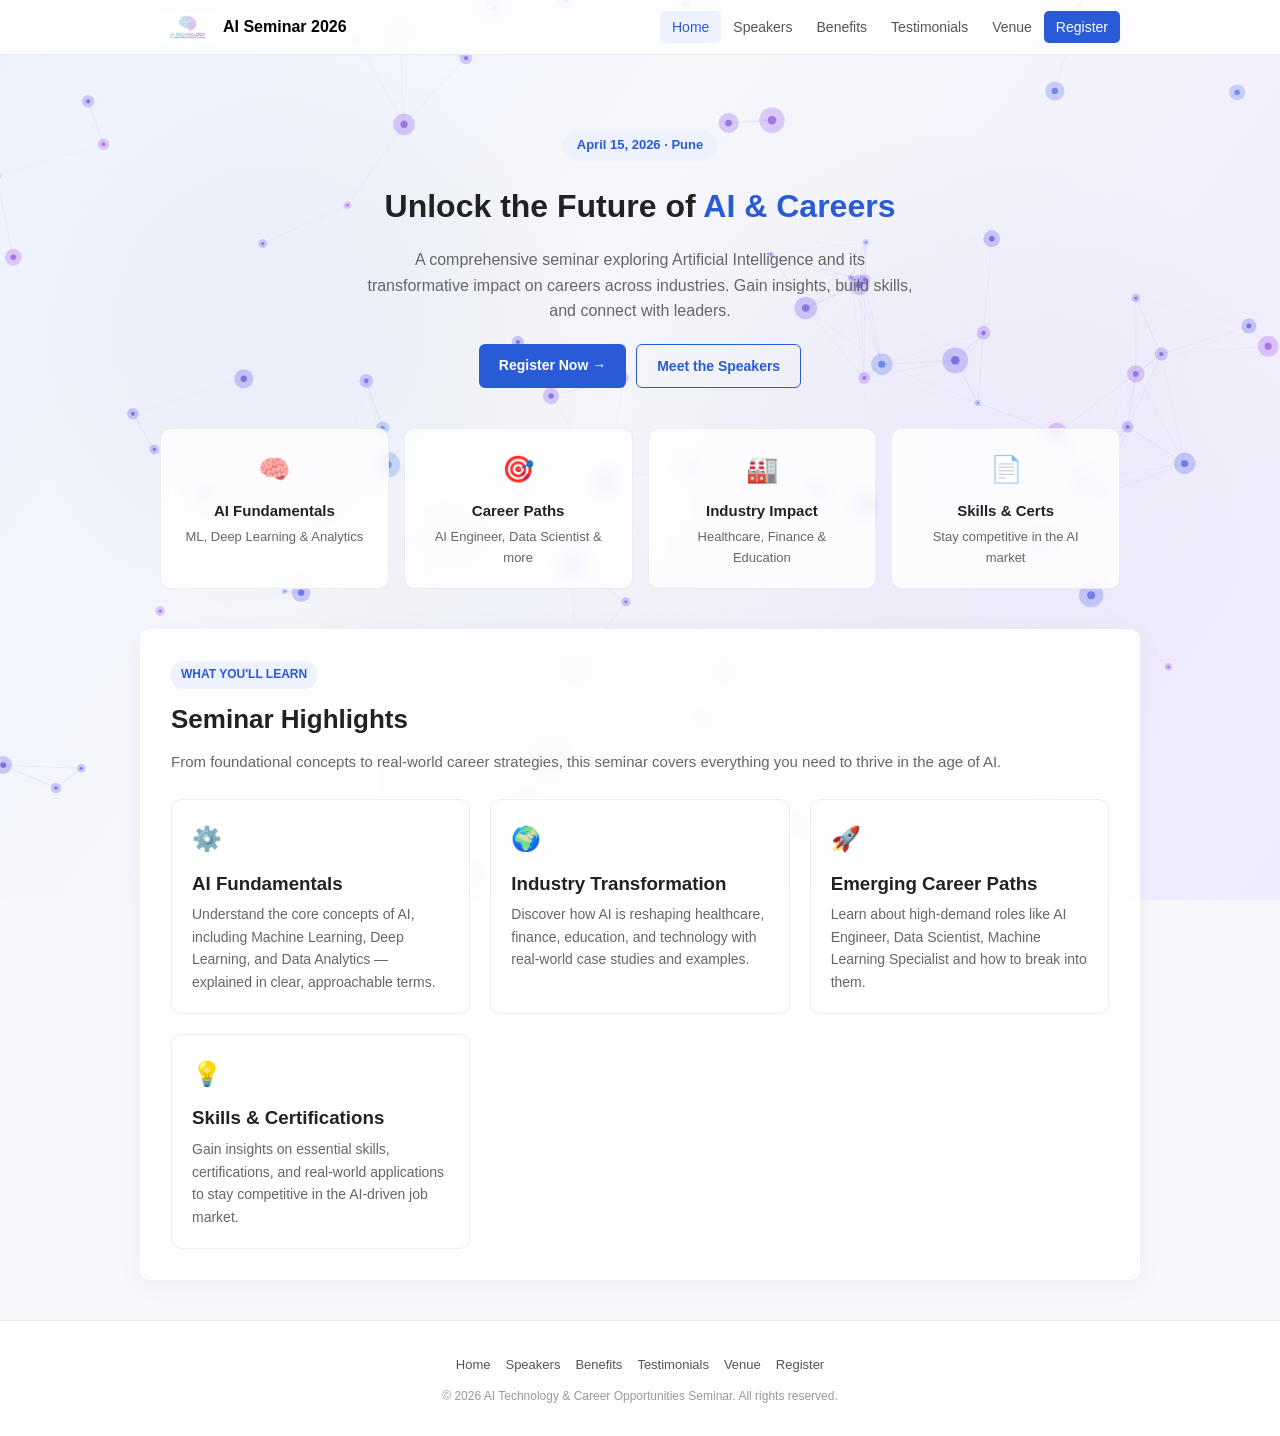
<file: index.html>
<!DOCTYPE html>
<html lang="en">
<head>
  <meta charset="UTF-8">
  <meta name="viewport" content="width=device-width, initial-scale=1.0">
  <title>AI Technology &amp; Career Opportunities Seminar</title>
  <link rel="stylesheet" href="style.css">
  <link rel="icon" href="logo.png">
</head>
<body>

  <nav class="navbar">
    <div class="nav-inner">
      <a href="index.html" class="nav-brand">
        <img src="logo.png" alt="Logo">
        <span>AI Seminar 2026</span>
      </a>
      <ul class="nav-links">
        <li><a href="index.html">Home</a></li>
        <li><a href="speaker.html">Speakers</a></li>
        <li><a href="benefits.html">Benefits</a></li>
        <li><a href="testimonials.html">Testimonials</a></li>
        <li><a href="location.html">Venue</a></li>
        <li><a href="registration.html" class="cta-link">Register</a></li>
      </ul>
      <button class="hamburger" aria-label="Menu">
        <span></span><span></span><span></span>
      </button>
    </div>
  </nav>

  <div class="page">

    <!-- Hero -->
    <section class="hero">
      <div class="hero-badge">April 15, 2026 &middot; Pune</div>
      <h1>Unlock the Future of <span>AI &amp; Careers</span></h1>
      <p>A comprehensive seminar exploring Artificial Intelligence and its transformative impact on careers across industries. Gain insights, build skills, and connect with leaders.</p>
      <div class="hero-actions">
        <a href="registration.html" class="btn btn-primary">Register Now &rarr;</a>
        <a href="speaker.html" class="btn btn-outline">Meet the Speakers</a>
      </div>
    </section>

    <!-- Highlights -->
    <div class="highlights">
      <div class="highlight-item">
        <div class="highlight-icon">&#x1F9E0;</div>
        <h3>AI Fundamentals</h3>
        <p>ML, Deep Learning &amp; Analytics</p>
      </div>
      <div class="highlight-item">
        <div class="highlight-icon">&#x1F3AF;</div>
        <h3>Career Paths</h3>
        <p>AI Engineer, Data Scientist &amp; more</p>
      </div>
      <div class="highlight-item">
        <div class="highlight-icon">&#x1F3ED;</div>
        <h3>Industry Impact</h3>
        <p>Healthcare, Finance &amp; Education</p>
      </div>
      <div class="highlight-item">
        <div class="highlight-icon">&#x1F4C4;</div>
        <h3>Skills &amp; Certs</h3>
        <p>Stay competitive in the AI market</p>
      </div>
    </div>

    <!-- What You'll Learn -->
    <section class="section">
      <span class="section-label">What You'll Learn</span>
      <h2 class="section-title">Seminar Highlights</h2>
      <p class="section-subtitle">From foundational concepts to real-world career strategies, this seminar covers everything you need to thrive in the age of AI.</p>

      <div class="cards-grid">
        <div class="card">
          <div class="card-icon">&#x2699;&#xFE0F;</div>
          <h3>AI Fundamentals</h3>
          <p>Understand the core concepts of AI, including Machine Learning, Deep Learning, and Data Analytics &mdash; explained in clear, approachable terms.</p>
        </div>
        <div class="card">
          <div class="card-icon">&#x1F30D;</div>
          <h3>Industry Transformation</h3>
          <p>Discover how AI is reshaping healthcare, finance, education, and technology with real-world case studies and examples.</p>
        </div>
        <div class="card">
          <div class="card-icon">&#x1F680;</div>
          <h3>Emerging Career Paths</h3>
          <p>Learn about high-demand roles like AI Engineer, Data Scientist, Machine Learning Specialist and how to break into them.</p>
        </div>
        <div class="card">
          <div class="card-icon">&#x1F4A1;</div>
          <h3>Skills &amp; Certifications</h3>
          <p>Gain insights on essential skills, certifications, and real-world applications to stay competitive in the AI-driven job market.</p>
        </div>
      </div>
    </section>

    <!-- Footer -->
    <footer class="footer">
      <ul class="footer-links">
        <li><a href="index.html">Home</a></li>
        <li><a href="speaker.html">Speakers</a></li>
        <li><a href="benefits.html">Benefits</a></li>
        <li><a href="testimonials.html">Testimonials</a></li>
        <li><a href="location.html">Venue</a></li>
        <li><a href="registration.html">Register</a></li>
      </ul>
      <p>&copy; 2026 AI Technology &amp; Career Opportunities Seminar. All rights reserved.</p>
    </footer>
  </div>

  <script src="main.js"></script>
</body>
</html>
</file>
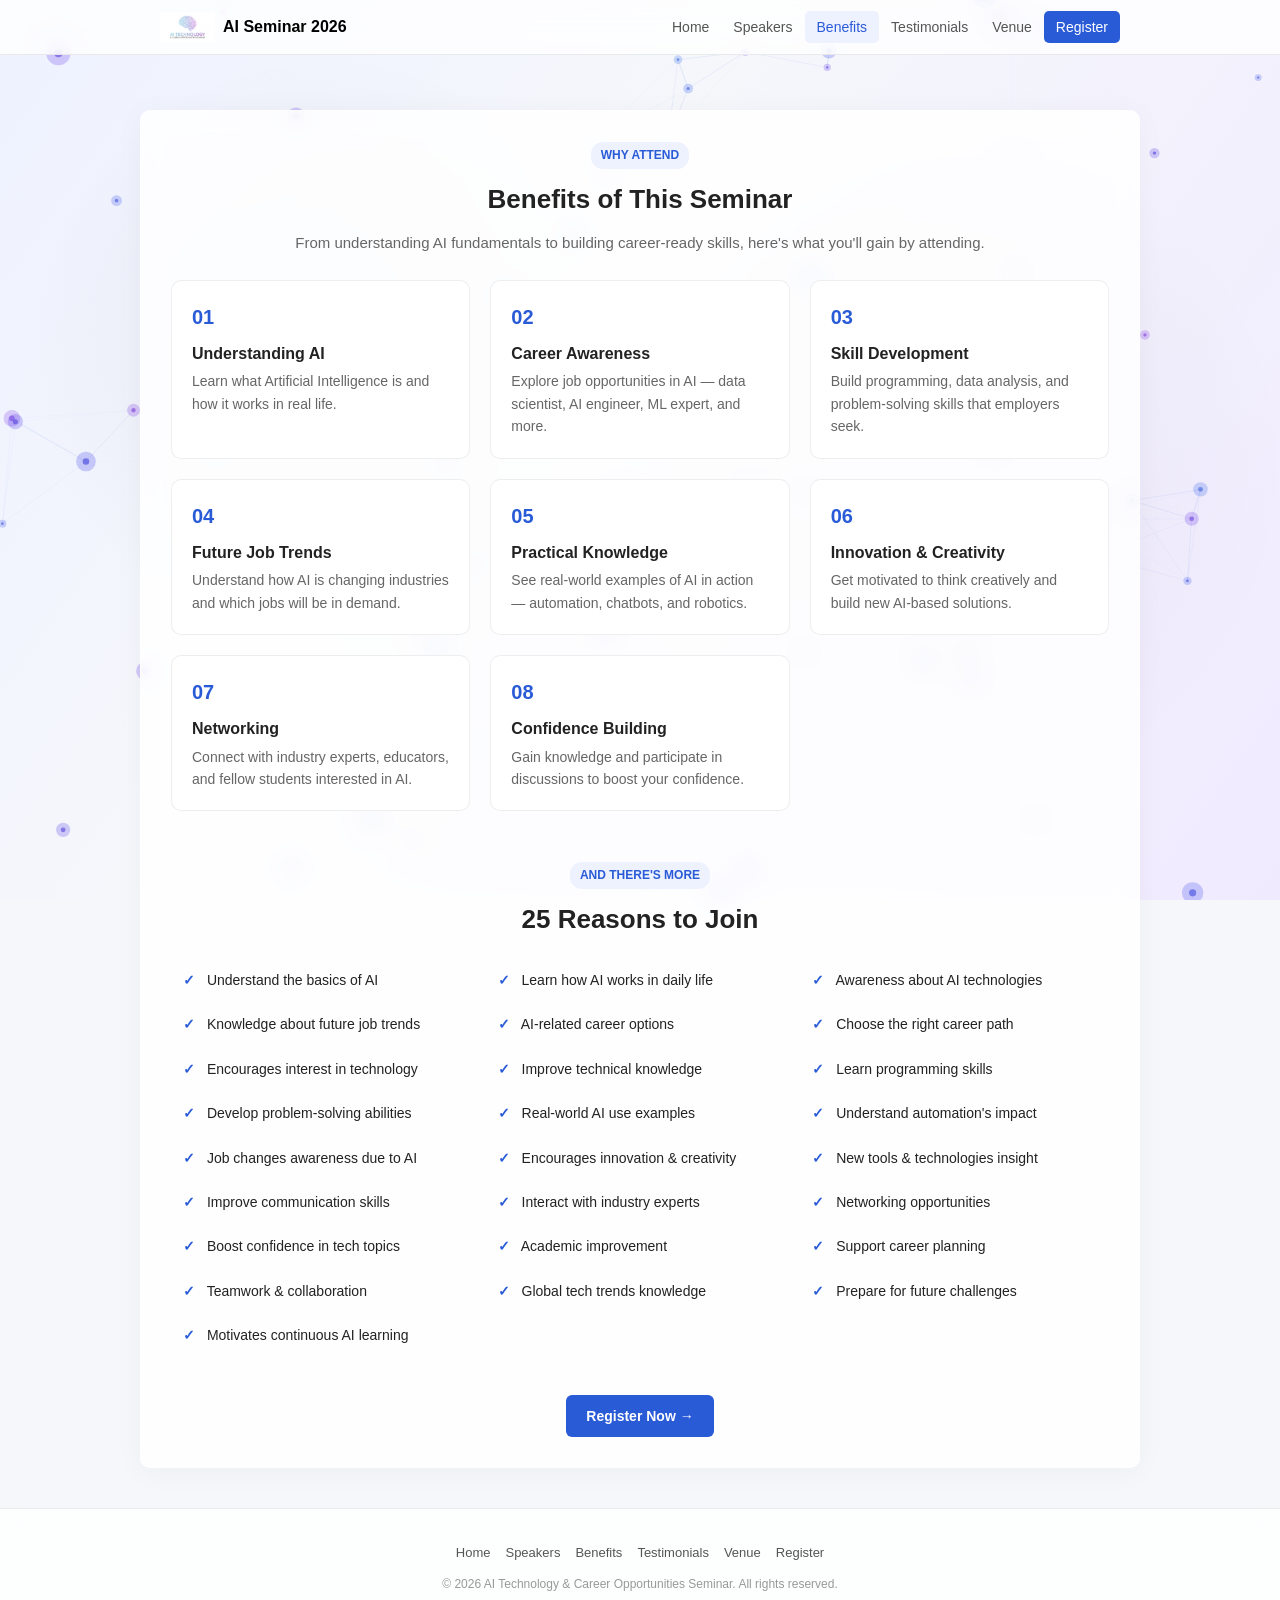
<file: benefits.html>
<!DOCTYPE html>
<html lang="en">
<head>
  <meta charset="UTF-8">
  <meta name="viewport" content="width=device-width, initial-scale=1.0">
  <title>Benefits &mdash; AI Seminar 2026</title>
  <link rel="stylesheet" href="style.css">
  <link rel="icon" href="logo.png">
</head>
<body>

  <nav class="navbar">
    <div class="nav-inner">
      <a href="index.html" class="nav-brand">
        <img src="logo.png" alt="Logo">
        <span>AI Seminar 2026</span>
      </a>
      <ul class="nav-links">
        <li><a href="index.html">Home</a></li>
        <li><a href="speaker.html">Speakers</a></li>
        <li><a href="benefits.html">Benefits</a></li>
        <li><a href="testimonials.html">Testimonials</a></li>
        <li><a href="location.html">Venue</a></li>
        <li><a href="registration.html" class="cta-link">Register</a></li>
      </ul>
      <button class="hamburger" aria-label="Menu">
        <span></span><span></span><span></span>
      </button>
    </div>
  </nav>

  <div class="page">

    <section class="section">
      <div class="text-center">
        <span class="section-label">Why Attend</span>
        <h2 class="section-title">Benefits of This Seminar</h2>
        <p class="section-subtitle">From understanding AI fundamentals to building career-ready skills, here's what you'll gain by attending.</p>
      </div>

      <!-- Key Benefits -->
      <div class="benefits-grid">
        <div class="benefit-card">
          <div class="benefit-num">01</div>
          <h4>Understanding AI</h4>
          <p>Learn what Artificial Intelligence is and how it works in real life.</p>
        </div>
        <div class="benefit-card">
          <div class="benefit-num">02</div>
          <h4>Career Awareness</h4>
          <p>Explore job opportunities in AI &mdash; data scientist, AI engineer, ML expert, and more.</p>
        </div>
        <div class="benefit-card">
          <div class="benefit-num">03</div>
          <h4>Skill Development</h4>
          <p>Build programming, data analysis, and problem-solving skills that employers seek.</p>
        </div>
        <div class="benefit-card">
          <div class="benefit-num">04</div>
          <h4>Future Job Trends</h4>
          <p>Understand how AI is changing industries and which jobs will be in demand.</p>
        </div>
        <div class="benefit-card">
          <div class="benefit-num">05</div>
          <h4>Practical Knowledge</h4>
          <p>See real-world examples of AI in action &mdash; automation, chatbots, and robotics.</p>
        </div>
        <div class="benefit-card">
          <div class="benefit-num">06</div>
          <h4>Innovation &amp; Creativity</h4>
          <p>Get motivated to think creatively and build new AI-based solutions.</p>
        </div>
        <div class="benefit-card">
          <div class="benefit-num">07</div>
          <h4>Networking</h4>
          <p>Connect with industry experts, educators, and fellow students interested in AI.</p>
        </div>
        <div class="benefit-card">
          <div class="benefit-num">08</div>
          <h4>Confidence Building</h4>
          <p>Gain knowledge and participate in discussions to boost your confidence.</p>
        </div>
      </div>

      <!-- 25 Reasons List -->
      <div style="margin-top: 50px;">
        <div class="text-center">
          <span class="section-label">And There's More</span>
          <h2 class="section-title">25 Reasons to Join</h2>
        </div>
      </div>

      <div class="benefits-list">
        <div class="benefit-list-item"><span class="benefit-check">&#10003;</span> Understand the basics of AI</div>
        <div class="benefit-list-item"><span class="benefit-check">&#10003;</span> Learn how AI works in daily life</div>
        <div class="benefit-list-item"><span class="benefit-check">&#10003;</span> Awareness about AI technologies</div>
        <div class="benefit-list-item"><span class="benefit-check">&#10003;</span> Knowledge about future job trends</div>
        <div class="benefit-list-item"><span class="benefit-check">&#10003;</span> AI-related career options</div>
        <div class="benefit-list-item"><span class="benefit-check">&#10003;</span> Choose the right career path</div>
        <div class="benefit-list-item"><span class="benefit-check">&#10003;</span> Encourages interest in technology</div>
        <div class="benefit-list-item"><span class="benefit-check">&#10003;</span> Improve technical knowledge</div>
        <div class="benefit-list-item"><span class="benefit-check">&#10003;</span> Learn programming skills</div>
        <div class="benefit-list-item"><span class="benefit-check">&#10003;</span> Develop problem-solving abilities</div>
        <div class="benefit-list-item"><span class="benefit-check">&#10003;</span> Real-world AI use examples</div>
        <div class="benefit-list-item"><span class="benefit-check">&#10003;</span> Understand automation's impact</div>
        <div class="benefit-list-item"><span class="benefit-check">&#10003;</span> Job changes awareness due to AI</div>
        <div class="benefit-list-item"><span class="benefit-check">&#10003;</span> Encourages innovation &amp; creativity</div>
        <div class="benefit-list-item"><span class="benefit-check">&#10003;</span> New tools &amp; technologies insight</div>
        <div class="benefit-list-item"><span class="benefit-check">&#10003;</span> Improve communication skills</div>
        <div class="benefit-list-item"><span class="benefit-check">&#10003;</span> Interact with industry experts</div>
        <div class="benefit-list-item"><span class="benefit-check">&#10003;</span> Networking opportunities</div>
        <div class="benefit-list-item"><span class="benefit-check">&#10003;</span> Boost confidence in tech topics</div>
        <div class="benefit-list-item"><span class="benefit-check">&#10003;</span> Academic improvement</div>
        <div class="benefit-list-item"><span class="benefit-check">&#10003;</span> Support career planning</div>
        <div class="benefit-list-item"><span class="benefit-check">&#10003;</span> Teamwork &amp; collaboration</div>
        <div class="benefit-list-item"><span class="benefit-check">&#10003;</span> Global tech trends knowledge</div>
        <div class="benefit-list-item"><span class="benefit-check">&#10003;</span> Prepare for future challenges</div>
        <div class="benefit-list-item"><span class="benefit-check">&#10003;</span> Motivates continuous AI learning</div>
      </div>

      <div style="text-align: center; margin-top: 40px;">
        <a href="registration.html" class="btn btn-primary">Register Now &rarr;</a>
      </div>
    </section>

    <footer class="footer">
      <ul class="footer-links">
        <li><a href="index.html">Home</a></li>
        <li><a href="speaker.html">Speakers</a></li>
        <li><a href="benefits.html">Benefits</a></li>
        <li><a href="testimonials.html">Testimonials</a></li>
        <li><a href="location.html">Venue</a></li>
        <li><a href="registration.html">Register</a></li>
      </ul>
      <p>&copy; 2026 AI Technology &amp; Career Opportunities Seminar. All rights reserved.</p>
    </footer>
  </div>

  <script src="main.js"></script>
</body>
</html>
</file>
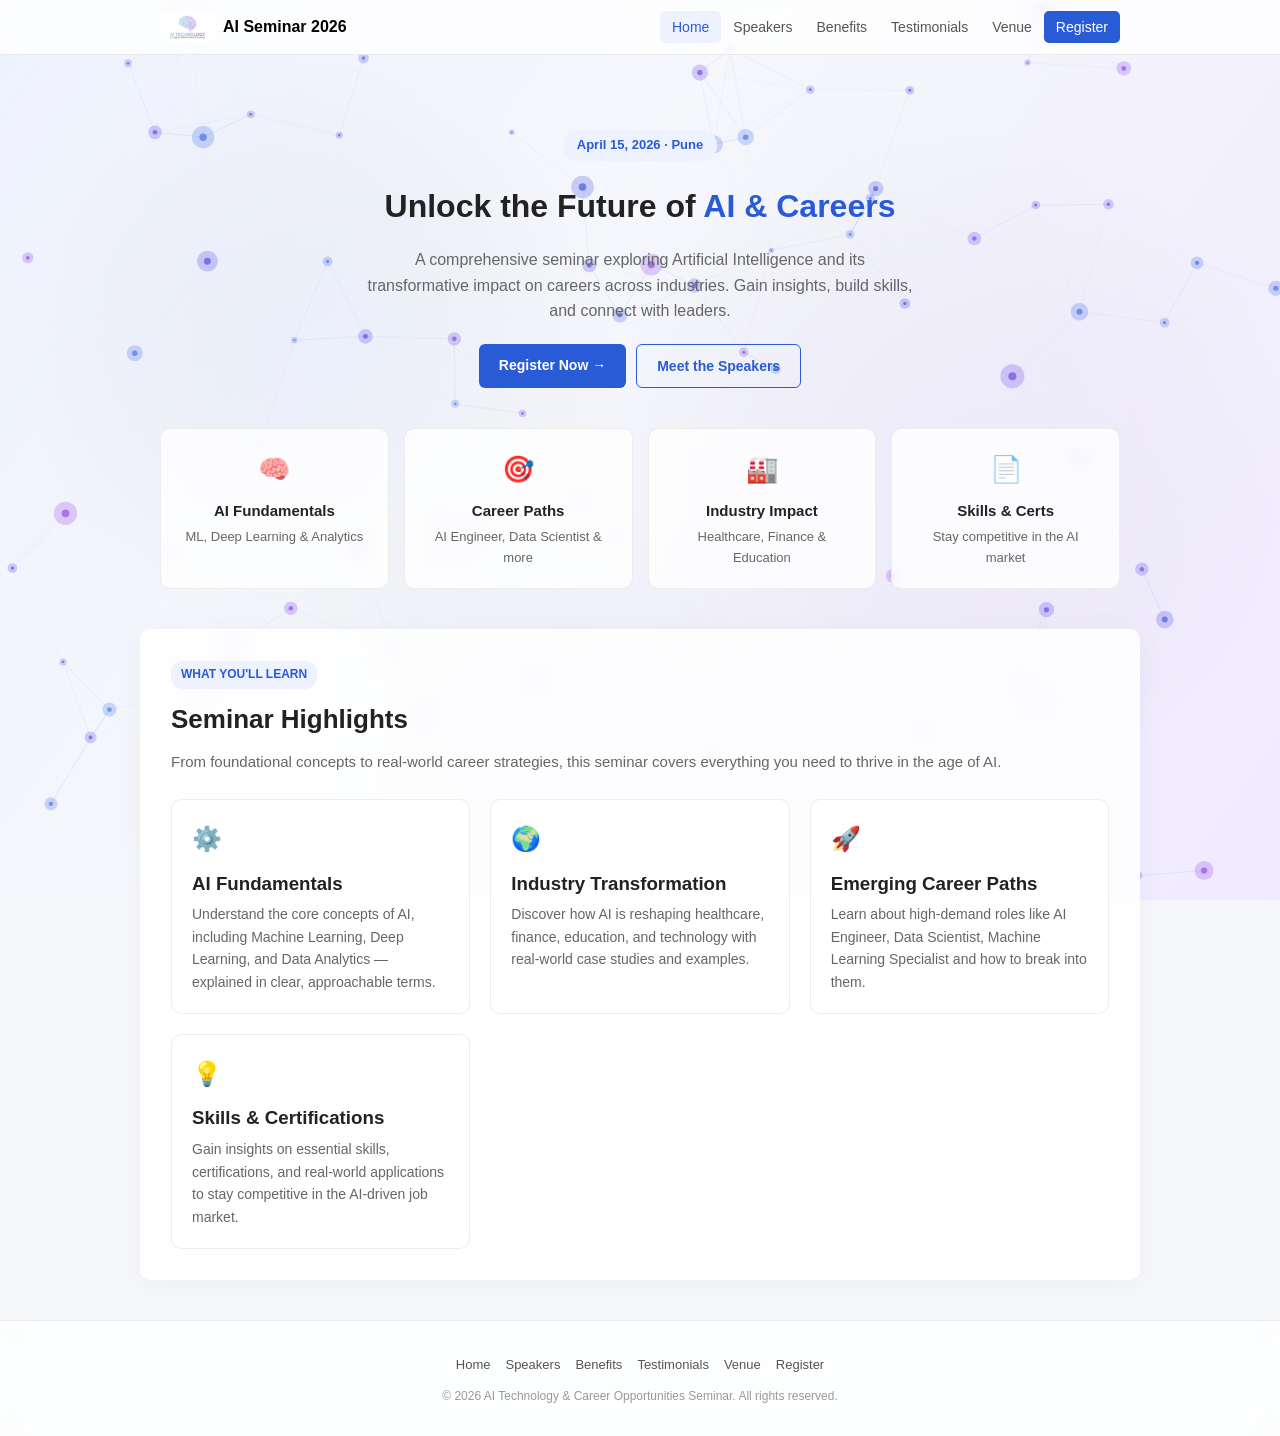
<file: home.html>
<!DOCTYPE html>
<html lang="en">
<head>
  <meta charset="UTF-8">
  <meta name="viewport" content="width=device-width, initial-scale=1.0">
  <title>AI Technology &amp; Career Opportunities Seminar</title>
  <link rel="stylesheet" href="style.css">
  <link rel="icon" href="logo.png">
</head>
<body>

  <nav class="navbar">
    <div class="nav-inner">
      <a href="home.html" class="nav-brand">
        <img src="logo.png" alt="Logo">
        <span>AI Seminar 2026</span>
      </a>
      <ul class="nav-links">
        <li><a href="home.html">Home</a></li>
        <li><a href="speaker.html">Speakers</a></li>
        <li><a href="benefits.html">Benefits</a></li>
        <li><a href="testimonials.html">Testimonials</a></li>
        <li><a href="location.html">Venue</a></li>
        <li><a href="registration.html" class="cta-link">Register</a></li>
      </ul>
      <button class="hamburger" aria-label="Menu">
        <span></span><span></span><span></span>
      </button>
    </div>
  </nav>

  <div class="page">

    <!-- Hero -->
    <section class="hero">
      <div class="hero-badge">April 15, 2026 &middot; Pune</div>
      <h1>Unlock the Future of <span>AI &amp; Careers</span></h1>
      <p>A comprehensive seminar exploring Artificial Intelligence and its transformative impact on careers across industries. Gain insights, build skills, and connect with leaders.</p>
      <div class="hero-actions">
        <a href="registration.html" class="btn btn-primary">Register Now &rarr;</a>
        <a href="speaker.html" class="btn btn-outline">Meet the Speakers</a>
      </div>
    </section>

    <!-- Highlights -->
    <div class="highlights">
      <div class="highlight-item">
        <div class="highlight-icon">&#x1F9E0;</div>
        <h3>AI Fundamentals</h3>
        <p>ML, Deep Learning &amp; Analytics</p>
      </div>
      <div class="highlight-item">
        <div class="highlight-icon">&#x1F3AF;</div>
        <h3>Career Paths</h3>
        <p>AI Engineer, Data Scientist &amp; more</p>
      </div>
      <div class="highlight-item">
        <div class="highlight-icon">&#x1F3ED;</div>
        <h3>Industry Impact</h3>
        <p>Healthcare, Finance &amp; Education</p>
      </div>
      <div class="highlight-item">
        <div class="highlight-icon">&#x1F4C4;</div>
        <h3>Skills &amp; Certs</h3>
        <p>Stay competitive in the AI market</p>
      </div>
    </div>

    <!-- What You'll Learn -->
    <section class="section">
      <span class="section-label">What You'll Learn</span>
      <h2 class="section-title">Seminar Highlights</h2>
      <p class="section-subtitle">From foundational concepts to real-world career strategies, this seminar covers everything you need to thrive in the age of AI.</p>

      <div class="cards-grid">
        <div class="card">
          <div class="card-icon">&#x2699;&#xFE0F;</div>
          <h3>AI Fundamentals</h3>
          <p>Understand the core concepts of AI, including Machine Learning, Deep Learning, and Data Analytics &mdash; explained in clear, approachable terms.</p>
        </div>
        <div class="card">
          <div class="card-icon">&#x1F30D;</div>
          <h3>Industry Transformation</h3>
          <p>Discover how AI is reshaping healthcare, finance, education, and technology with real-world case studies and examples.</p>
        </div>
        <div class="card">
          <div class="card-icon">&#x1F680;</div>
          <h3>Emerging Career Paths</h3>
          <p>Learn about high-demand roles like AI Engineer, Data Scientist, Machine Learning Specialist and how to break into them.</p>
        </div>
        <div class="card">
          <div class="card-icon">&#x1F4A1;</div>
          <h3>Skills &amp; Certifications</h3>
          <p>Gain insights on essential skills, certifications, and real-world applications to stay competitive in the AI-driven job market.</p>
        </div>
      </div>
    </section>

    <!-- Footer -->
    <footer class="footer">
      <ul class="footer-links">
        <li><a href="home.html">Home</a></li>
        <li><a href="speaker.html">Speakers</a></li>
        <li><a href="benefits.html">Benefits</a></li>
        <li><a href="testimonials.html">Testimonials</a></li>
        <li><a href="location.html">Venue</a></li>
        <li><a href="registration.html">Register</a></li>
      </ul>
      <p>&copy; 2026 AI Technology &amp; Career Opportunities Seminar. All rights reserved.</p>
    </footer>
  </div>

  <script src="main.js"></script>
</body>
</html>
</file>
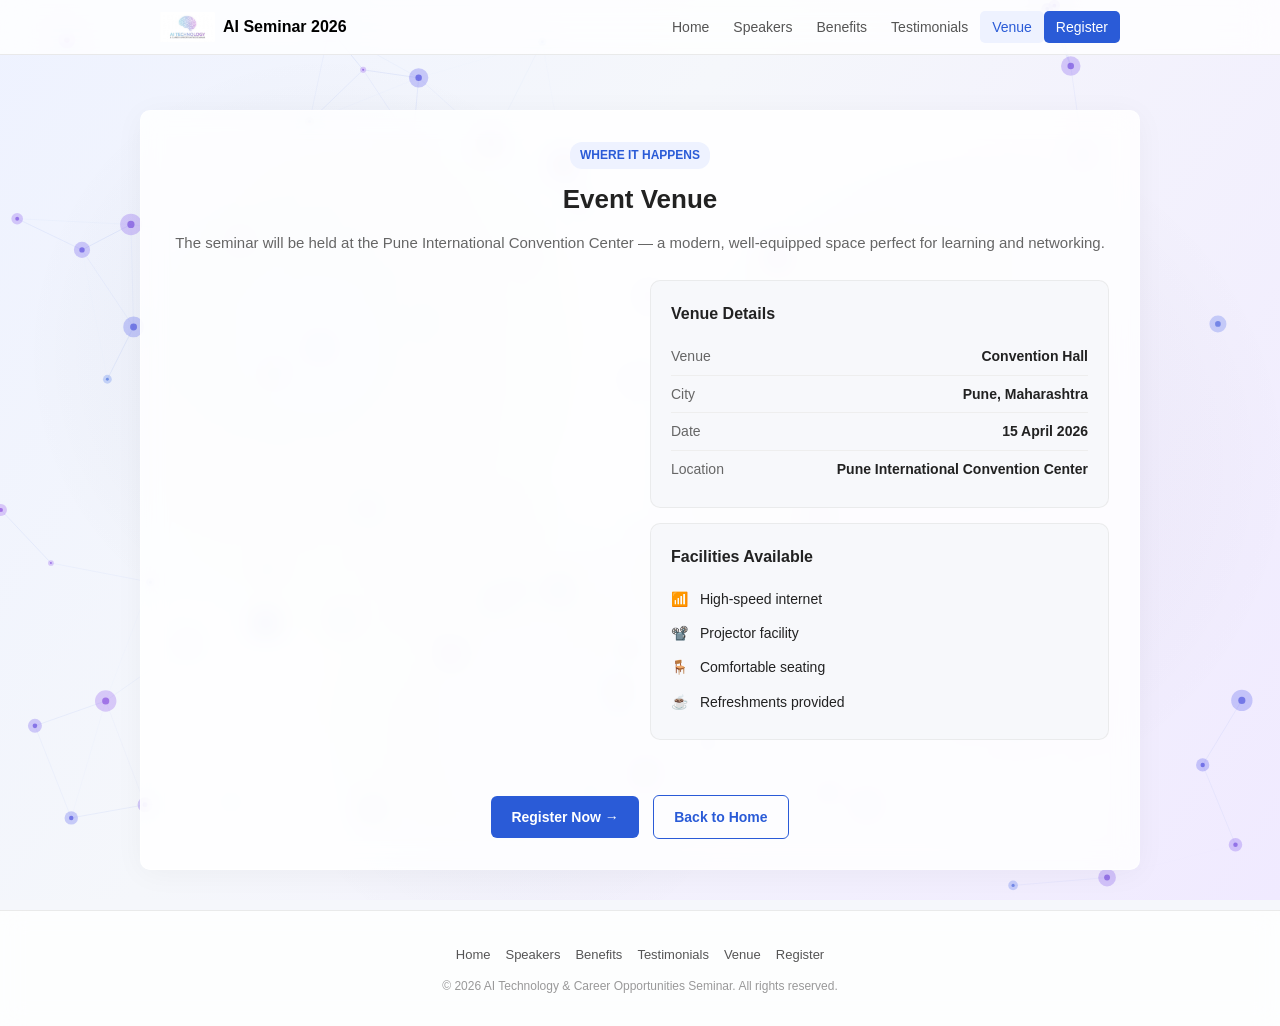
<file: location.html>
<!DOCTYPE html>
<html lang="en">
<head>
  <meta charset="UTF-8">
  <meta name="viewport" content="width=device-width, initial-scale=1.0">
  <title>Venue &mdash; AI Seminar 2026</title>
  <link rel="stylesheet" href="style.css">
  <link rel="icon" href="logo.png">
</head>
<body>

  <nav class="navbar">
    <div class="nav-inner">
      <a href="index.html" class="nav-brand">
        <img src="logo.png" alt="Logo">
        <span>AI Seminar 2026</span>
      </a>
      <ul class="nav-links">
        <li><a href="index.html">Home</a></li>
        <li><a href="speaker.html">Speakers</a></li>
        <li><a href="benefits.html">Benefits</a></li>
        <li><a href="testimonials.html">Testimonials</a></li>
        <li><a href="location.html">Venue</a></li>
        <li><a href="registration.html" class="cta-link">Register</a></li>
      </ul>
      <button class="hamburger" aria-label="Menu">
        <span></span><span></span><span></span>
      </button>
    </div>
  </nav>

  <div class="page">

    <section class="section">
      <div class="text-center">
        <span class="section-label">Where It Happens</span>
        <h2 class="section-title">Event Venue</h2>
        <p class="section-subtitle">The seminar will be held at the Pune International Convention Center &mdash; a modern, well-equipped space perfect for learning and networking.</p>
      </div>

      <div class="venue-grid">

        <!-- Map -->
        <div class="venue-map">
          <iframe
            src="https://www.google.com/maps/embed?pb=!1m18!1m12!1m3!1d3783.065!2d73.85674!3d18.52!2m3!1f0!2f0!3f0!3m2!1i1024!2i768!4f13.1!3m3!1m2!1s0x0%3A0x0!2sPune!5e0!3m2!1sen!2sin!4v1680000000000"
            allowfullscreen=""
            loading="lazy"
            referrerpolicy="no-referrer-when-downgrade">
          </iframe>
        </div>

        <!-- Details -->
        <div>
          <div class="venue-info-card">
            <h3>Venue Details</h3>
            <div class="info-row">
              <span class="info-label">Venue</span>
              <span class="info-value">Convention Hall</span>
            </div>
            <div class="info-row">
              <span class="info-label">City</span>
              <span class="info-value">Pune, Maharashtra</span>
            </div>
            <div class="info-row">
              <span class="info-label">Date</span>
              <span class="info-value">15 April 2026</span>
            </div>
            <div class="info-row">
              <span class="info-label">Location</span>
              <span class="info-value">Pune International Convention Center</span>
            </div>
          </div>

          <div class="venue-info-card">
            <h3>Facilities Available</h3>
            <div class="facilities-list">
              <div class="facility-item"><span class="facility-icon">&#x1F4F6;</span> High-speed internet</div>
              <div class="facility-item"><span class="facility-icon">&#x1F4FD;&#xFE0F;</span> Projector facility</div>
              <div class="facility-item"><span class="facility-icon">&#x1FA91;</span> Comfortable seating</div>
              <div class="facility-item"><span class="facility-icon">&#x2615;</span> Refreshments provided</div>
            </div>
          </div>
        </div>

      </div>

      <div style="text-align: center; margin-top: 40px;">
        <a href="registration.html" class="btn btn-primary">Register Now &rarr;</a>
        <a href="index.html" class="btn btn-outline" style="margin-left: 10px;">Back to Home</a>
      </div>
    </section>

    <footer class="footer">
      <ul class="footer-links">
        <li><a href="index.html">Home</a></li>
        <li><a href="speaker.html">Speakers</a></li>
        <li><a href="benefits.html">Benefits</a></li>
        <li><a href="testimonials.html">Testimonials</a></li>
        <li><a href="location.html">Venue</a></li>
        <li><a href="registration.html">Register</a></li>
      </ul>
      <p>&copy; 2026 AI Technology &amp; Career Opportunities Seminar. All rights reserved.</p>
    </footer>
  </div>

  <script src="main.js"></script>
</body>
</html>
</file>
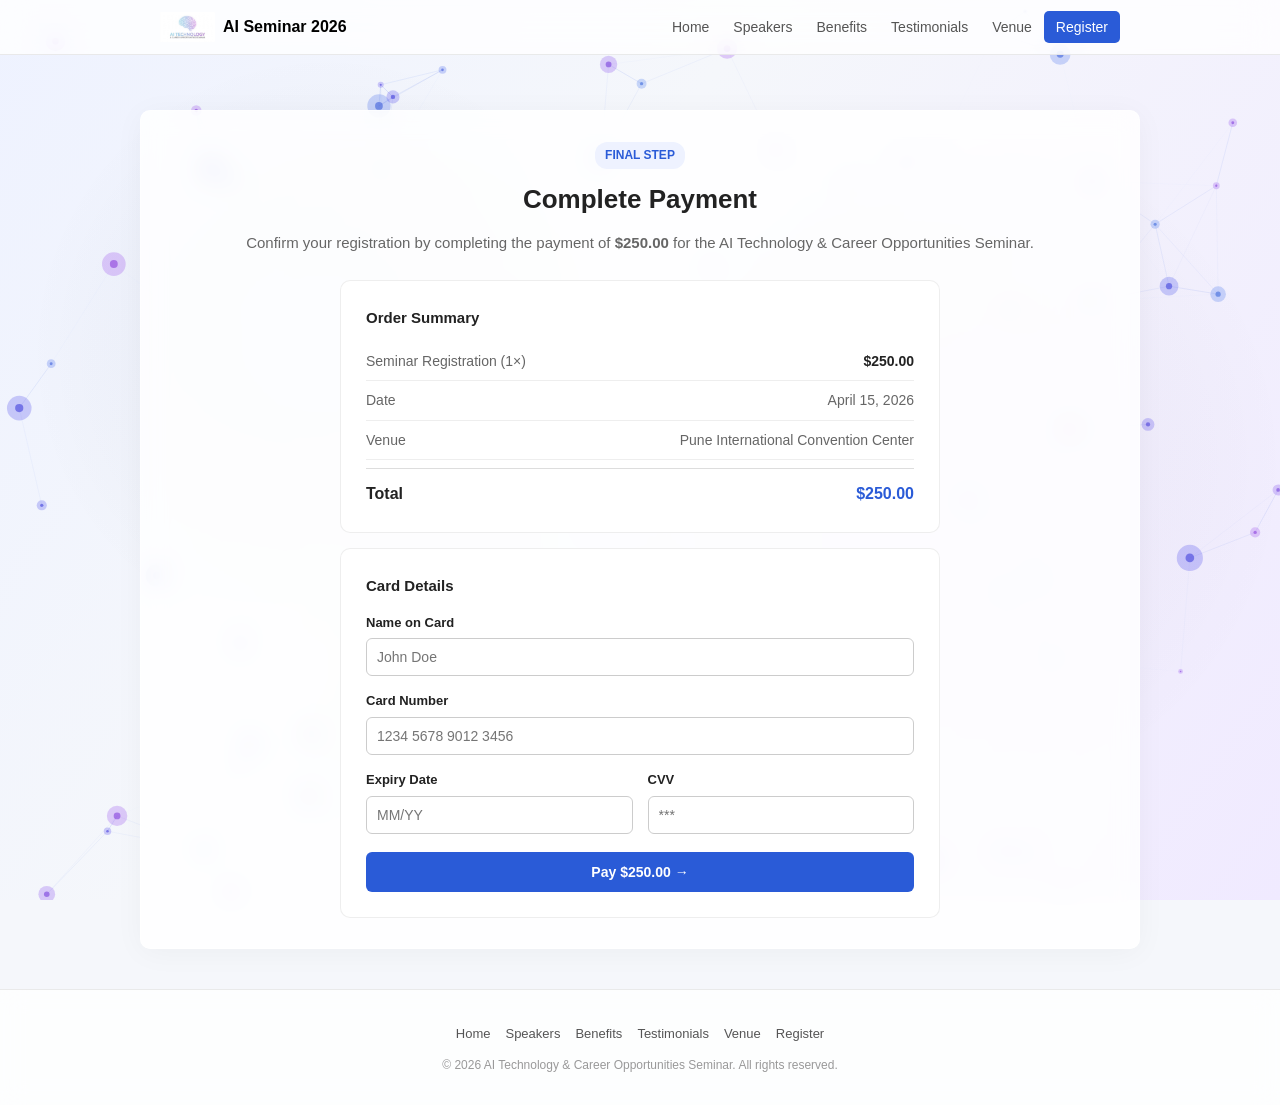
<file: payment.html>
<!DOCTYPE html>
<html lang="en">
<head>
  <meta charset="UTF-8">
  <meta name="viewport" content="width=device-width, initial-scale=1.0">
  <title>Payment &mdash; AI Seminar 2026</title>
  <link rel="stylesheet" href="style.css">
  <link rel="icon" href="logo.png">
</head>
<body>

  <nav class="navbar">
    <div class="nav-inner">
      <a href="index.html" class="nav-brand">
        <img src="logo.png" alt="Logo">
        <span>AI Seminar 2026</span>
      </a>
      <ul class="nav-links">
        <li><a href="index.html">Home</a></li>
        <li><a href="speaker.html">Speakers</a></li>
        <li><a href="benefits.html">Benefits</a></li>
        <li><a href="testimonials.html">Testimonials</a></li>
        <li><a href="location.html">Venue</a></li>
        <li><a href="registration.html" class="cta-link">Register</a></li>
      </ul>
      <button class="hamburger" aria-label="Menu">
        <span></span><span></span><span></span>
      </button>
    </div>
  </nav>

  <div class="page">

    <section class="section">
      <div class="text-center">
        <span class="section-label">Final Step</span>
        <h2 class="section-title">Complete Payment</h2>
        <p class="section-subtitle">Confirm your registration by completing the payment of <strong>$250.00</strong> for the AI Technology &amp; Career Opportunities Seminar.</p>
      </div>

      <div class="form-container">

        <!-- Order Summary -->
        <div class="form-card" style="margin-bottom: 15px;">
          <h3 style="font-size: 15px; margin-bottom: 12px;">Order Summary</h3>
          <div class="order-row">
            <span style="color: #666;">Seminar Registration (1&times;)</span>
            <span style="font-weight: bold;">$250.00</span>
          </div>
          <div class="order-row">
            <span style="color: #666;">Date</span>
            <span style="color: #666;">April 15, 2026</span>
          </div>
          <div class="order-row">
            <span style="color: #666;">Venue</span>
            <span style="color: #666;">Pune International Convention Center</span>
          </div>
          <div class="order-total">
            <span>Total</span>
            <span class="amount">$250.00</span>
          </div>
        </div>

        <!-- Payment Form -->
        <div class="form-card">
          <h3 style="font-size: 15px; margin-bottom: 15px;">Card Details</h3>

          <div class="form-grid" id="payForm">
            <div class="form-group full-width">
              <label for="cardName">Name on Card</label>
              <input type="text" id="cardName" placeholder="John Doe" required>
            </div>

            <div class="form-group full-width">
              <label for="cardNumber">Card Number</label>
              <input type="text" id="cardNumber" placeholder="1234 5678 9012 3456" maxlength="19" required>
            </div>

            <div class="form-group">
              <label for="expiry">Expiry Date</label>
              <input type="text" id="expiry" placeholder="MM/YY" maxlength="5" required>
            </div>

            <div class="form-group">
              <label for="cvv">CVV</label>
              <input type="password" id="cvv" placeholder="***" maxlength="4" required>
            </div>
          </div>

          <div class="form-submit">
            <button class="btn btn-primary" id="payBtn" type="button">Pay $250.00 &rarr;</button>
          </div>

          <!-- Success -->
          <div id="successMsg" class="success-msg">
            <div style="font-size: 28px; margin-bottom: 8px;">&#10003;</div>
            <p style="font-weight: bold; font-size: 16px; margin-bottom: 4px;">Payment Successful!</p>
            <p style="color: #666; font-size: 14px;">Your spot is confirmed. A receipt has been sent to your email.</p>
            <a href="home.html" class="btn btn-outline" style="margin-top: 15px;">Back to Home</a>
          </div>
        </div>
      </div>
    </section>

    <footer class="footer">
      <ul class="footer-links">
        <li><a href="home.html">Home</a></li>
        <li><a href="speaker.html">Speakers</a></li>
        <li><a href="benefits.html">Benefits</a></li>
        <li><a href="testimonials.html">Testimonials</a></li>
        <li><a href="location.html">Venue</a></li>
        <li><a href="registration.html">Register</a></li>
      </ul>
      <p>&copy; 2026 AI Technology &amp; Career Opportunities Seminar. All rights reserved.</p>
    </footer>
  </div>

  <script src="main.js"></script>
  <script>
    // Card number formatting
    var cardNum = document.getElementById('cardNumber');
    cardNum.addEventListener('input', function() {
      var v = this.value.replace(/\D/g, '').substring(0, 16);
      this.value = v.replace(/(.{4})/g, '$1 ').trim();
    });

    // Expiry formatting
    var expiry = document.getElementById('expiry');
    expiry.addEventListener('input', function() {
      var v = this.value.replace(/\D/g, '').substring(0, 4);
      if (v.length >= 3) v = v.substring(0, 2) + '/' + v.substring(2);
      this.value = v;
    });

    // Submit
    document.getElementById('payBtn').addEventListener('click', function() {
      var fields = document.querySelectorAll('#payForm input');
      var valid = true;

      fields.forEach(function(f) {
        if (!f.value.trim()) {
          valid = false;
          f.style.borderColor = '#e55';
          f.addEventListener('input', function() { f.style.borderColor = ''; }, { once: true });
        }
      });

      if (cardNum.value.replace(/\s/g, '').length < 16) {
        valid = false;
        cardNum.style.borderColor = '#e55';
      }

      if (valid) {
        document.getElementById('payForm').style.display = 'none';
        document.getElementById('payBtn').style.display = 'none';
        document.getElementById('successMsg').style.display = 'block';
      }
    });
  </script>
</body>
</html>
</file>
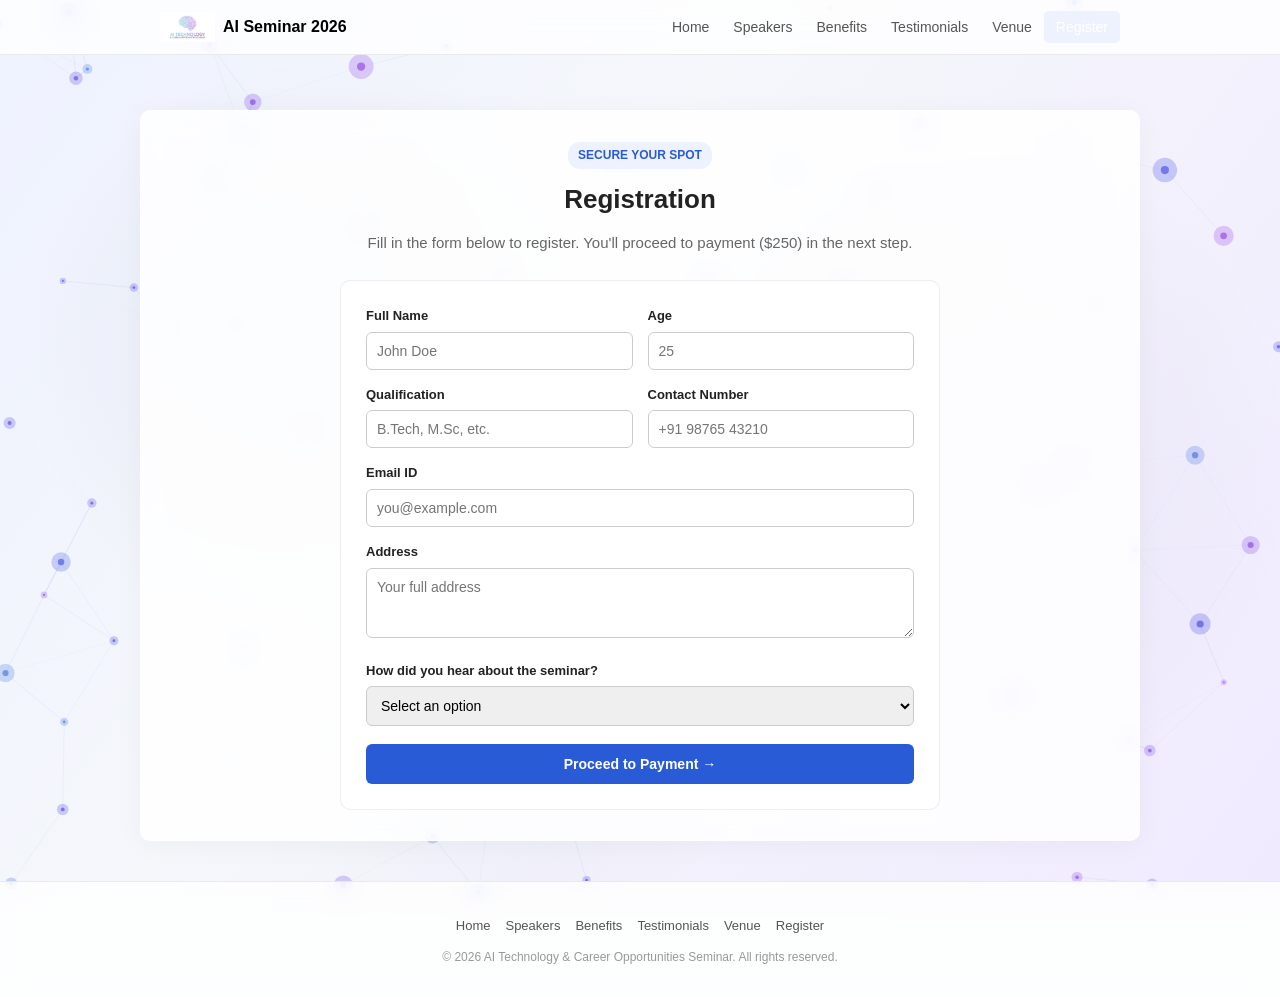
<file: registration.html>
<!DOCTYPE html>
<html lang="en">
<head>
  <meta charset="UTF-8">
  <meta name="viewport" content="width=device-width, initial-scale=1.0">
  <title>Register &mdash; AI Seminar 2026</title>
  <link rel="stylesheet" href="style.css">
  <link rel="icon" href="logo.png">
</head>
<body>

  <nav class="navbar">
    <div class="nav-inner">
      <a href="index.html" class="nav-brand">
        <img src="logo.png" alt="Logo">
        <span>AI Seminar 2026</span>
      </a>
      <ul class="nav-links">
        <li><a href="index.html">Home</a></li>
        <li><a href="speaker.html">Speakers</a></li>
        <li><a href="benefits.html">Benefits</a></li>
        <li><a href="testimonials.html">Testimonials</a></li>
        <li><a href="location.html">Venue</a></li>
        <li><a href="registration.html" class="cta-link">Register</a></li>
      </ul>
      <button class="hamburger" aria-label="Menu">
        <span></span><span></span><span></span>
      </button>
    </div>
  </nav>

  <div class="page">

    <section class="section">
      <div class="text-center">
        <span class="section-label">Secure Your Spot</span>
        <h2 class="section-title">Registration</h2>
        <p class="section-subtitle">Fill in the form below to register. You'll proceed to payment ($250) in the next step.</p>
      </div>

      <div class="form-container">
        <div class="form-card">
          <div class="form-grid" id="regForm">

            <div class="form-group">
              <label for="name">Full Name</label>
              <input type="text" id="name" placeholder="John Doe" required>
            </div>

            <div class="form-group">
              <label for="age">Age</label>
              <input type="number" id="age" placeholder="25" required>
            </div>

            <div class="form-group">
              <label for="qualification">Qualification</label>
              <input type="text" id="qualification" placeholder="B.Tech, M.Sc, etc." required>
            </div>

            <div class="form-group">
              <label for="contact">Contact Number</label>
              <input type="tel" id="contact" placeholder="+91 98765 43210" required>
            </div>

            <div class="form-group full-width">
              <label for="email">Email ID</label>
              <input type="email" id="email" placeholder="you@example.com" required>
            </div>

            <div class="form-group full-width">
              <label for="address">Address</label>
              <textarea id="address" placeholder="Your full address" required></textarea>
            </div>

            <div class="form-group full-width">
              <label for="source">How did you hear about the seminar?</label>
              <select id="source" required>
                <option value="">Select an option</option>
                <option value="social-media">Social Media</option>
                <option value="friend-family">Friend / Family</option>
                <option value="college-school">College / School</option>
                <option value="website">Website</option>
                <option value="advertisement">Advertisement</option>
              </select>
            </div>

          </div>

          <div class="form-submit">
            <button class="btn btn-primary" id="submitBtn" type="button">Proceed to Payment &rarr;</button>
          </div>
        </div>
      </div>
    </section>

    <footer class="footer">
      <ul class="footer-links">
        <li><a href="index.html">Home</a></li>
        <li><a href="speaker.html">Speakers</a></li>
        <li><a href="benefits.html">Benefits</a></li>
        <li><a href="testimonials.html">Testimonials</a></li>
        <li><a href="location.html">Venue</a></li>
        <li><a href="registration.html">Register</a></li>
      </ul>
      <p>&copy; 2026 AI Technology &amp; Career Opportunities Seminar. All rights reserved.</p>
    </footer>
  </div>

  <script src="main.js"></script>
  <script>
    document.getElementById('submitBtn').addEventListener('click', function() {
      var fields = document.querySelectorAll('#regForm input, #regForm textarea, #regForm select');
      var valid = true;

      fields.forEach(function(field) {
        if (!field.value.trim()) {
          valid = false;
          field.style.borderColor = '#e55';
          field.addEventListener('input', function() { field.style.borderColor = ''; }, { once: true });
        }
      });

      var email = document.getElementById('email');
      if (email.value && !email.value.includes('@')) {
        valid = false;
        email.style.borderColor = '#e55';
      }

      if (valid) {
        window.location.href = 'payment.html';
      }
    });
  </script>
</body>
</html>
</file>
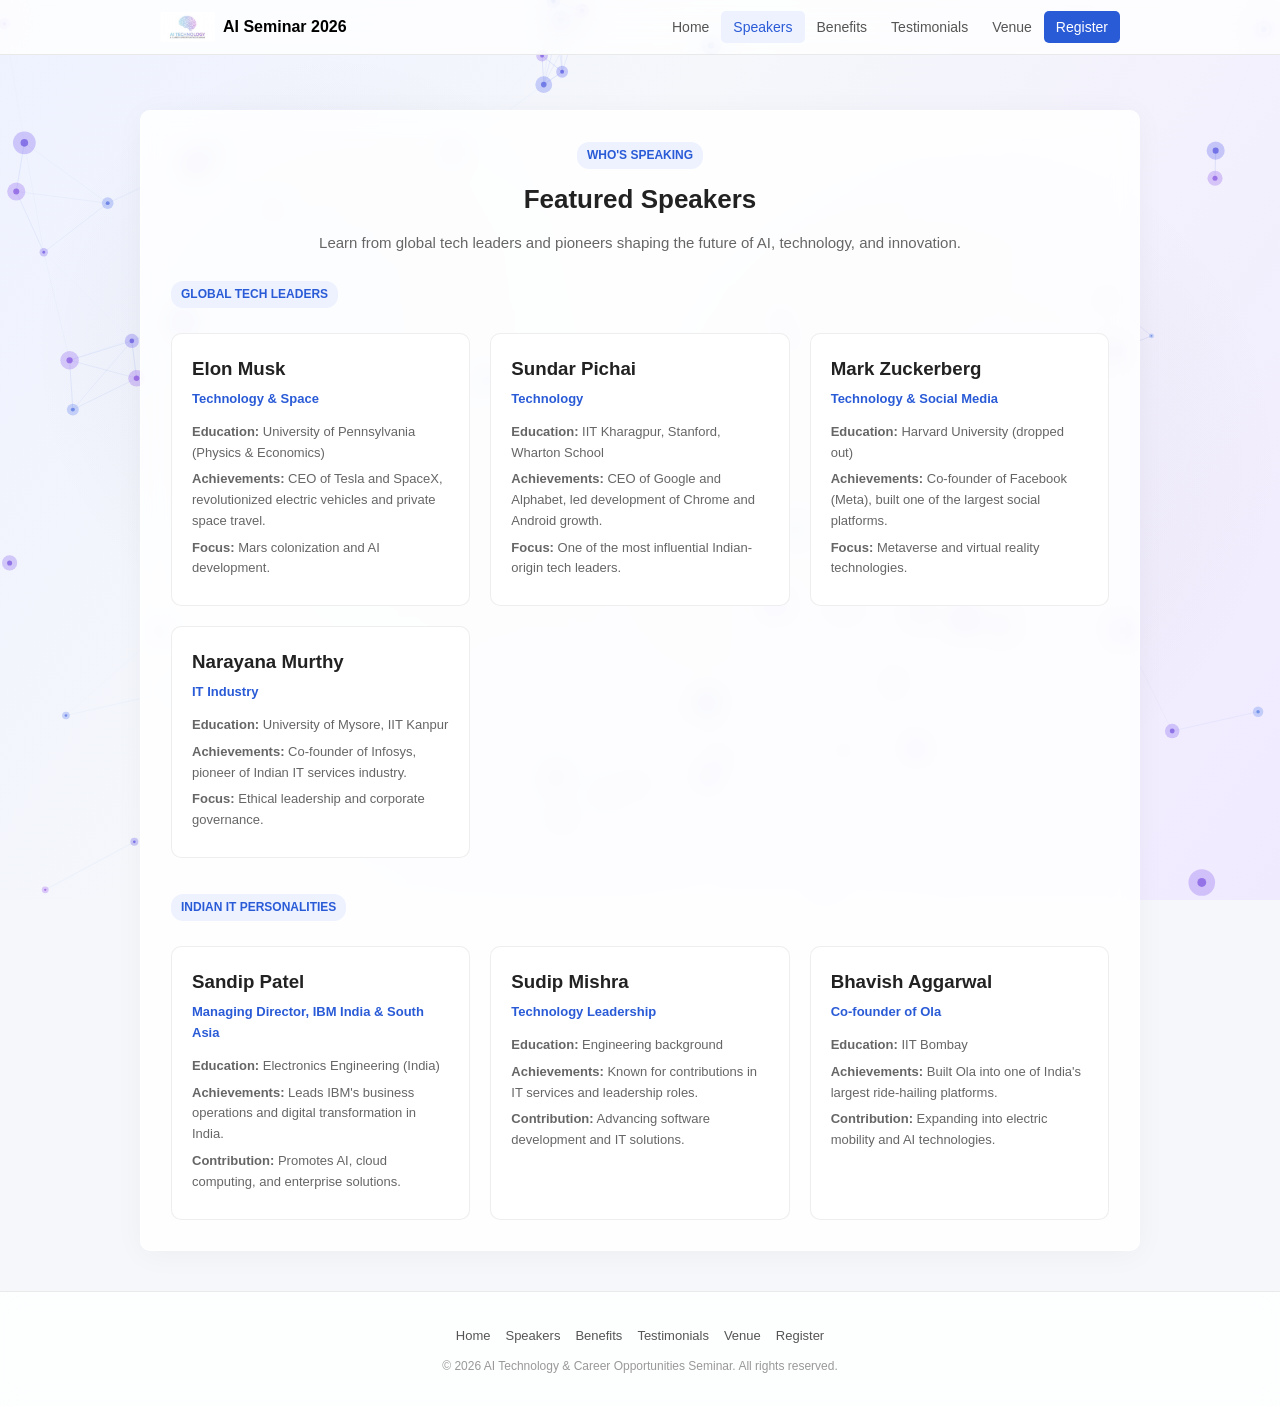
<file: speaker.html>
<!DOCTYPE html>
<html lang="en">
<head>
  <meta charset="UTF-8">
  <meta name="viewport" content="width=device-width, initial-scale=1.0">
  <title>Speakers &mdash; AI Seminar 2026</title>
  <link rel="stylesheet" href="style.css">
  <link rel="icon" href="logo.png">
</head>
<body>

  <nav class="navbar">
    <div class="nav-inner">
      <a href="index.html" class="nav-brand">
        <img src="logo.png" alt="Logo">
        <span>AI Seminar 2026</span>
      </a>
      <ul class="nav-links">
        <li><a href="index.html">Home</a></li>
        <li><a href="speaker.html">Speakers</a></li>
        <li><a href="benefits.html">Benefits</a></li>
        <li><a href="testimonials.html">Testimonials</a></li>
        <li><a href="location.html">Venue</a></li>
        <li><a href="registration.html" class="cta-link">Register</a></li>
      </ul>
      <button class="hamburger" aria-label="Menu">
        <span></span><span></span><span></span>
      </button>
    </div>
  </nav>

  <div class="page">

    <section class="section">
      <div class="text-center">
        <span class="section-label">Who's Speaking</span>
        <h2 class="section-title">Featured Speakers</h2>
        <p class="section-subtitle">Learn from global tech leaders and pioneers shaping the future of AI, technology, and innovation.</p>
      </div>

      <!-- Global Tech Leaders -->
      <span class="section-label">Global Tech Leaders</span>

      <div class="speaker-grid" style="margin-top: 15px;">

        <div class="speaker-card">
          <h3>Elon Musk</h3>
          <div class="speaker-role">Technology &amp; Space</div>
          <div class="speaker-meta">
            <div class="speaker-meta-item"><strong>Education:</strong> University of Pennsylvania (Physics &amp; Economics)</div>
            <div class="speaker-meta-item"><strong>Achievements:</strong> CEO of Tesla and SpaceX, revolutionized electric vehicles and private space travel.</div>
            <div class="speaker-meta-item"><strong>Focus:</strong> Mars colonization and AI development.</div>
          </div>
        </div>

        <div class="speaker-card">
          <h3>Sundar Pichai</h3>
          <div class="speaker-role">Technology</div>
          <div class="speaker-meta">
            <div class="speaker-meta-item"><strong>Education:</strong> IIT Kharagpur, Stanford, Wharton School</div>
            <div class="speaker-meta-item"><strong>Achievements:</strong> CEO of Google and Alphabet, led development of Chrome and Android growth.</div>
            <div class="speaker-meta-item"><strong>Focus:</strong> One of the most influential Indian-origin tech leaders.</div>
          </div>
        </div>

        <div class="speaker-card">
          <h3>Mark Zuckerberg</h3>
          <div class="speaker-role">Technology &amp; Social Media</div>
          <div class="speaker-meta">
            <div class="speaker-meta-item"><strong>Education:</strong> Harvard University (dropped out)</div>
            <div class="speaker-meta-item"><strong>Achievements:</strong> Co-founder of Facebook (Meta), built one of the largest social platforms.</div>
            <div class="speaker-meta-item"><strong>Focus:</strong> Metaverse and virtual reality technologies.</div>
          </div>
        </div>

        <div class="speaker-card">
          <h3>Narayana Murthy</h3>
          <div class="speaker-role">IT Industry</div>
          <div class="speaker-meta">
            <div class="speaker-meta-item"><strong>Education:</strong> University of Mysore, IIT Kanpur</div>
            <div class="speaker-meta-item"><strong>Achievements:</strong> Co-founder of Infosys, pioneer of Indian IT services industry.</div>
            <div class="speaker-meta-item"><strong>Focus:</strong> Ethical leadership and corporate governance.</div>
          </div>
        </div>

      </div>

      <!-- Indian IT Leaders -->
      <div class="speaker-section-divider">
        <span class="section-label">Indian IT Personalities</span>
      </div>

      <div class="speaker-grid" style="margin-top: 15px;">

        <div class="speaker-card">
          <h3>Sandip Patel</h3>
          <div class="speaker-role">Managing Director, IBM India &amp; South Asia</div>
          <div class="speaker-meta">
            <div class="speaker-meta-item"><strong>Education:</strong> Electronics Engineering (India)</div>
            <div class="speaker-meta-item"><strong>Achievements:</strong> Leads IBM's business operations and digital transformation in India.</div>
            <div class="speaker-meta-item"><strong>Contribution:</strong> Promotes AI, cloud computing, and enterprise solutions.</div>
          </div>
        </div>

        <div class="speaker-card">
          <h3>Sudip Mishra</h3>
          <div class="speaker-role">Technology Leadership</div>
          <div class="speaker-meta">
            <div class="speaker-meta-item"><strong>Education:</strong> Engineering background</div>
            <div class="speaker-meta-item"><strong>Achievements:</strong> Known for contributions in IT services and leadership roles.</div>
            <div class="speaker-meta-item"><strong>Contribution:</strong> Advancing software development and IT solutions.</div>
          </div>
        </div>

        <div class="speaker-card">
          <h3>Bhavish Aggarwal</h3>
          <div class="speaker-role">Co-founder of Ola</div>
          <div class="speaker-meta">
            <div class="speaker-meta-item"><strong>Education:</strong> IIT Bombay</div>
            <div class="speaker-meta-item"><strong>Achievements:</strong> Built Ola into one of India's largest ride-hailing platforms.</div>
            <div class="speaker-meta-item"><strong>Contribution:</strong> Expanding into electric mobility and AI technologies.</div>
          </div>
        </div>

      </div>
    </section>

    <footer class="footer">
      <ul class="footer-links">
        <li><a href="index.html">Home</a></li>
        <li><a href="speaker.html">Speakers</a></li>
        <li><a href="benefits.html">Benefits</a></li>
        <li><a href="testimonials.html">Testimonials</a></li>
        <li><a href="location.html">Venue</a></li>
        <li><a href="registration.html">Register</a></li>
      </ul>
      <p>&copy; 2026 AI Technology &amp; Career Opportunities Seminar. All rights reserved.</p>
    </footer>
  </div>

  <script src="main.js"></script>
</body>
</html>
</file>
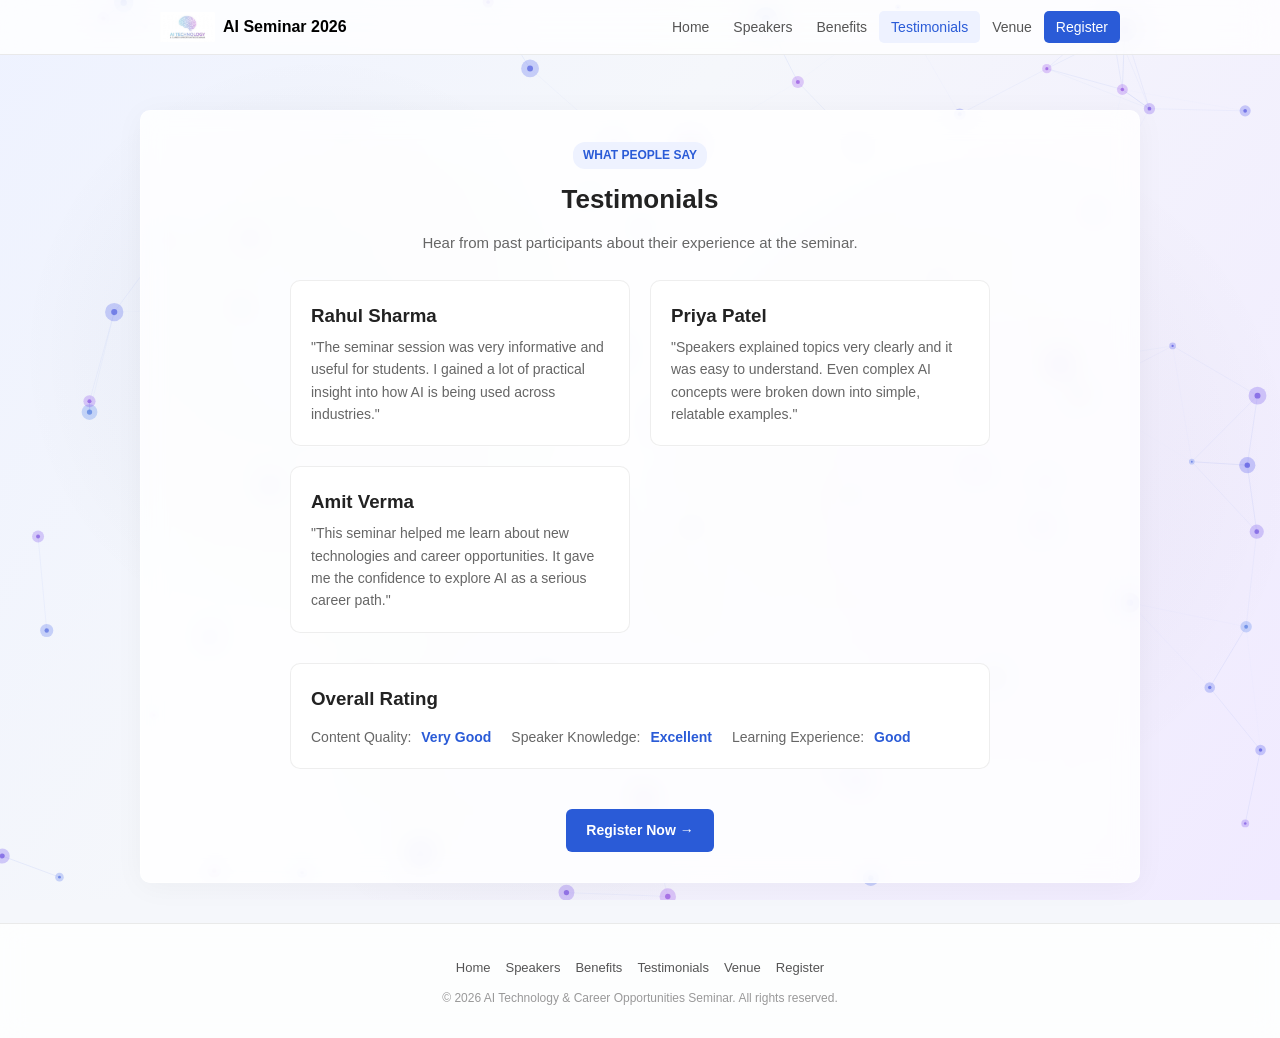
<file: testimonials.html>
<!DOCTYPE html>
<html lang="en">
<head>
  <meta charset="UTF-8">
  <meta name="viewport" content="width=device-width, initial-scale=1.0">
  <title>Testimonials &mdash; AI Seminar 2026</title>
  <link rel="stylesheet" href="style.css">
  <link rel="icon" href="logo.png">
</head>
<body>

  <nav class="navbar">
    <div class="nav-inner">
      <a href="index.html" class="nav-brand">
        <img src="logo.png" alt="Logo">
        <span>AI Seminar 2026</span>
      </a>
      <ul class="nav-links">
        <li><a href="index.html">Home</a></li>
        <li><a href="speaker.html">Speakers</a></li>
        <li><a href="benefits.html">Benefits</a></li>
        <li><a href="testimonials.html">Testimonials</a></li>
        <li><a href="location.html">Venue</a></li>
        <li><a href="registration.html" class="cta-link">Register</a></li>
      </ul>
      <button class="hamburger" aria-label="Menu">
        <span></span><span></span><span></span>
      </button>
    </div>
  </nav>

  <div class="page">

    <section class="section">
      <div class="text-center">
        <span class="section-label">What People Say</span>
        <h2 class="section-title">Testimonials</h2>
        <p class="section-subtitle">Hear from past participants about their experience at the seminar.</p>
      </div>

      <div class="cards-grid" style="max-width: 700px; margin: 0 auto;">

        <div class="card">
          <div style="display: flex; gap: 15px;">
            <div>
              <h3>Rahul Sharma</h3>
              <p>"The seminar session was very informative and useful for students. I gained a lot of practical insight into how AI is being used across industries."</p>
            </div>
          </div>
        </div>

        <div class="card">
          <div style="display: flex; gap: 15px;">
            
            <div>
              <h3>Priya Patel</h3>
              <p>"Speakers explained topics very clearly and it was easy to understand. Even complex AI concepts were broken down into simple, relatable examples."</p>
            </div>
          </div>
        </div>

        <div class="card">
          <div style="display: flex; gap: 15px;">
            
            <div>
              <h3>Amit Verma</h3>
              <p>"This seminar helped me learn about new technologies and career opportunities. It gave me the confidence to explore AI as a serious career path."</p>
            </div>
          </div>
        </div>

      </div>

      <!-- Overall Rating -->
      <div style="max-width: 700px; margin: 30px auto 0;">
        <div class="card">
          <h3 style="margin-bottom: 12px;">Overall Rating</h3>
          <div style="display: flex; flex-wrap: wrap; gap: 20px; font-size: 14px;">
            <div>
              <span style="color: #666;">Content Quality:</span>
              <strong style="color: #2a5bd7; margin-left: 6px;">Very Good</strong>
            </div>
            <div>
              <span style="color: #666;">Speaker Knowledge:</span>
              <strong style="color: #2a5bd7; margin-left: 6px;">Excellent</strong>
            </div>
            <div>
              <span style="color: #666;">Learning Experience:</span>
              <strong style="color: #2a5bd7; margin-left: 6px;">Good</strong>
            </div>
          </div>
        </div>
      </div>

      <div style="text-align: center; margin-top: 40px;">
        <a href="registration.html" class="btn btn-primary">Register Now &rarr;</a>
      </div>
    </section>

    <footer class="footer">
      <ul class="footer-links">
        <li><a href="index.html">Home</a></li>
        <li><a href="speaker.html">Speakers</a></li>
        <li><a href="benefits.html">Benefits</a></li>
        <li><a href="testimonials.html">Testimonials</a></li>
        <li><a href="location.html">Venue</a></li>
        <li><a href="registration.html">Register</a></li>
      </ul>
      <p>&copy; 2026 AI Technology &amp; Career Opportunities Seminar. All rights reserved.</p>
    </footer>
  </div>

  <script src="main.js"></script>
</body>
</html>
</file>
<file: style.css>
* {
  margin: 0;
  padding: 0;
  box-sizing: border-box;
}

/* BODY */
body {
  font-family: Arial, sans-serif;
  background: #f5f7fb;
  color: #222;
  line-height: 1.6;
}

/* DYNAMIC BACKGROUND */
#bg-canvas {
  position: fixed;
  top: 0;
  left: 0;
  width: 100%;
  height: 100%;
  z-index: -1;
  pointer-events: none;
  background: linear-gradient(135deg, #eef2ff 0%, #f5f7fb 40%, #f0eaff 100%);
}

/* NAVBAR */
.navbar {
  position: fixed;
  top: 0;
  width: 100%;
  background: rgba(255, 255, 255, 0.8);
  backdrop-filter: blur(16px);
  -webkit-backdrop-filter: blur(16px);
  border-bottom: 1px solid rgba(221, 221, 221, 0.6);
  z-index: 100;
}

.nav-inner {
  max-width: 1000px;
  margin: auto;
  padding: 12px 20px;
  display: flex;
  justify-content: space-between;
  align-items: center;
}

.nav-brand {
  display: flex;
  align-items: center;
  text-decoration: none;
  color: black;
  font-weight: bold;
}

.nav-brand img {
  height: 30px;
  margin-right: 8px;
}

.nav-links {
  list-style: none;
  display: flex;
}

.nav-links a {
  text-decoration: none;
  color: #555;
  padding: 8px 12px;
  border-radius: 5px;
  font-size: 14px;
}

.nav-links a:hover,
.nav-links a.active {
  background: #eef2ff;
  color: #2a5bd7;
}

.cta-link {
  background: #2a5bd7;
  color: white !important;
}

/* HAMBURGER */
.hamburger {
  display: none;
  background: none;
  border: none;
  cursor: pointer;
  padding: 5px;
}

.hamburger span {
  display: block;
  width: 22px;
  height: 2px;
  background: #222;
  margin: 5px 0;
}

/* PAGE */
.page {
  padding-top: 70px;
}

/* SECTION */
.section {
  max-width: 1000px;
  margin: 40px auto;
  padding: 30px;
  background: rgba(255, 255, 255, 0.85);
  backdrop-filter: blur(12px);
  -webkit-backdrop-filter: blur(12px);
  border-radius: 10px;
  border: 1px solid rgba(255, 255, 255, 0.5);
  box-shadow: 0 4px 30px rgba(0, 0, 0, 0.04);
}

/* TITLES */
.section-label {
  display: inline-block;
  font-size: 12px;
  font-weight: bold;
  text-transform: uppercase;
  color: #2a5bd7;
  background: #eef2ff;
  padding: 4px 10px;
  border-radius: 12px;
  margin-bottom: 10px;
}

.section-title {
  font-size: 26px;
  margin-bottom: 10px;
}

.section-subtitle {
  color: #666;
  margin-bottom: 25px;
  font-size: 15px;
}

.text-center {
  text-align: center;
}

/* HERO */
.hero {
  text-align: center;
  padding: 60px 20px 40px;
}

.hero h1 {
  font-size: 32px;
  margin-bottom: 15px;
}

.hero h1 span {
  color: #2a5bd7;
}

.hero p {
  color: #666;
  margin-bottom: 20px;
  max-width: 550px;
  margin-left: auto;
  margin-right: auto;
}

.hero-badge {
  display: inline-block;
  font-size: 13px;
  font-weight: bold;
  color: #2a5bd7;
  background: #eef2ff;
  padding: 5px 14px;
  border-radius: 15px;
  margin-bottom: 20px;
}

.hero-actions {
  display: flex;
  gap: 10px;
  justify-content: center;
}

/* HIGHLIGHTS */
.highlights {
  display: grid;
  grid-template-columns: repeat(auto-fit, minmax(200px, 1fr));
  gap: 15px;
  max-width: 1000px;
  margin: 0 auto 20px;
  padding: 0 20px;
}

.highlight-item {
  background: rgba(255, 255, 255, 0.8);
  backdrop-filter: blur(8px);
  -webkit-backdrop-filter: blur(8px);
  border: 1px solid rgba(221, 221, 221, 0.5);
  border-radius: 10px;
  padding: 20px;
  text-align: center;
  transition: transform 0.3s ease, box-shadow 0.3s ease;
}

.highlight-item:hover {
  transform: translateY(-3px);
  box-shadow: 0 8px 25px rgba(42, 91, 215, 0.1);
}

.highlight-icon {
  font-size: 26px;
  margin-bottom: 8px;
}

.highlight-item h3 {
  font-size: 15px;
  margin-bottom: 4px;
}

.highlight-item p {
  font-size: 13px;
  color: #666;
}

/* BUTTONS */
.btn {
  padding: 10px 20px;
  border-radius: 6px;
  text-decoration: none;
  display: inline-block;
  font-weight: bold;
  font-size: 14px;
  border: none;
  cursor: pointer;
}

.btn-primary {
  background: #2a5bd7;
  color: white;
  transition: background 0.3s ease, box-shadow 0.3s ease;
}

.btn-primary:hover {
  background: #1f47b5;
  box-shadow: 0 4px 20px rgba(42, 91, 215, 0.35);
}

.btn-outline {
  border: 1px solid #2a5bd7;
  color: #2a5bd7;
}

/* GRID */
.cards-grid,
.speaker-grid,
.benefits-grid {
  display: grid;
  gap: 20px;
}

.cards-grid {
  grid-template-columns: repeat(auto-fit, minmax(250px, 1fr));
}

.speaker-grid {
  grid-template-columns: repeat(auto-fit, minmax(250px, 1fr));
}

.benefits-grid {
  grid-template-columns: repeat(auto-fit, minmax(280px, 1fr));
}

/* CARDS */
.card,
.speaker-card,
.benefit-card {
  background: rgba(255, 255, 255, 0.75);
  backdrop-filter: blur(8px);
  -webkit-backdrop-filter: blur(8px);
  border: 1px solid rgba(221, 221, 221, 0.5);
  padding: 20px;
  border-radius: 10px;
  transition: transform 0.3s ease, box-shadow 0.3s ease;
}

.card:hover,
.speaker-card:hover,
.benefit-card:hover {
  transform: translateY(-3px);
  box-shadow: 0 8px 25px rgba(42, 91, 215, 0.08);
}

.card h3,
.speaker-card h3 {
  margin-bottom: 5px;
}

.card-icon {
  font-size: 24px;
  margin-bottom: 10px;
}

.card p {
  color: #666;
  font-size: 14px;
}

/* SPEAKERS */
.speaker-role {
  font-size: 13px;
  color: #2a5bd7;
  font-weight: bold;
  margin-bottom: 12px;
}

.speaker-meta {
  font-size: 13px;
  color: #666;
  line-height: 1.6;
}

.speaker-meta-item {
  margin-bottom: 6px;
}

.speaker-section-divider {
  margin-top: 35px;
}

/* BENEFITS */
.benefit-num {
  font-weight: bold;
  font-size: 20px;
  color: #2a5bd7;
  margin-bottom: 8px;
}

.benefit-card h4 {
  margin-bottom: 4px;
}

.benefit-card p {
  color: #666;
  font-size: 14px;
}

/* BENEFITS LIST */
.benefits-list {
  display: grid;
  grid-template-columns: repeat(auto-fit, minmax(250px, 1fr));
  gap: 6px;
  margin-top: 20px;
}

.benefit-list-item {
  padding: 8px 12px;
  font-size: 14px;
}

.benefit-check {
  color: #2a5bd7;
  font-weight: bold;
  margin-right: 8px;
}

/* VENUE */
.venue-grid {
  display: grid;
  grid-template-columns: 1fr 1fr;
  gap: 20px;
}

.venue-map iframe {
  width: 100%;
  height: 300px;
  border: none;
  border-radius: 10px;
}

.venue-info-card {
  background: rgba(245, 247, 251, 0.8);
  backdrop-filter: blur(8px);
  -webkit-backdrop-filter: blur(8px);
  border: 1px solid rgba(221, 221, 221, 0.5);
  border-radius: 10px;
  padding: 20px;
  margin-bottom: 15px;
}

.venue-info-card h3 {
  font-size: 16px;
  margin-bottom: 12px;
}

.info-row {
  display: flex;
  justify-content: space-between;
  padding: 7px 0;
  border-bottom: 1px solid #eee;
  font-size: 14px;
}

.info-row:last-child {
  border-bottom: none;
}

.info-label {
  color: #666;
}

.info-value {
  font-weight: bold;
}

.facilities-list {
  font-size: 14px;
}

.facility-item {
  padding: 6px 0;
}

.facility-icon {
  margin-right: 8px;
}

/* FORM */
.form-container {
  max-width: 600px;
  margin: auto;
}

.form-card {
  border: 1px solid rgba(221, 221, 221, 0.5);
  padding: 25px;
  border-radius: 10px;
  background: rgba(255, 255, 255, 0.7);
  backdrop-filter: blur(8px);
  -webkit-backdrop-filter: blur(8px);
}

.form-grid {
  display: grid;
  grid-template-columns: 1fr 1fr;
  gap: 15px;
}

.form-group {
  margin-bottom: 0;
}

.form-group.full-width {
  grid-column: 1 / -1;
}

.form-group label {
  display: block;
  font-size: 13px;
  font-weight: bold;
  margin-bottom: 5px;
}

input,
textarea,
select {
  width: 100%;
  padding: 10px;
  border-radius: 6px;
  border: 1px solid #ccc;
  font-family: Arial, sans-serif;
  font-size: 14px;
}

input:focus,
textarea:focus,
select:focus {
  border-color: #2a5bd7;
  outline: none;
}

textarea {
  resize: vertical;
  min-height: 70px;
}

.form-submit {
  margin-top: 18px;
}

.form-submit .btn {
  width: 100%;
  padding: 12px;
}

/* ORDER SUMMARY */
.order-row {
  display: flex;
  justify-content: space-between;
  padding: 8px 0;
  border-bottom: 1px solid #eee;
  font-size: 14px;
}

.order-row:last-child {
  border-bottom: none;
}

.order-total {
  display: flex;
  justify-content: space-between;
  padding-top: 12px;
  margin-top: 8px;
  border-top: 1px solid #ddd;
  font-weight: bold;
  font-size: 16px;
}

.order-total .amount {
  color: #2a5bd7;
}

/* SUCCESS MESSAGE */
.success-msg {
  display: none;
  text-align: center;
  margin-top: 24px;
  padding: 20px;
  background: #eef2ff;
  border: 1px solid #ddd;
  border-radius: 10px;
}

/* FOOTER */
.footer {
  text-align: center;
  padding: 30px;
  margin-top: 40px;
  background: rgba(255, 255, 255, 0.8);
  backdrop-filter: blur(12px);
  -webkit-backdrop-filter: blur(12px);
  border-top: 1px solid rgba(221, 221, 221, 0.6);
}

.footer-links {
  list-style: none;
  display: flex;
  justify-content: center;
  gap: 15px;
  margin-bottom: 10px;
}

.footer-links a {
  text-decoration: none;
  color: #555;
  font-size: 13px;
}

.footer-links a:hover {
  color: #2a5bd7;
}

.footer p {
  font-size: 12px;
  color: #999;
}

/* MOBILE */
@media (max-width: 768px) {
  .hamburger {
    display: block;
  }

  .nav-links {
    display: none;
    flex-direction: column;
    position: absolute;
    top: 54px;
    left: 0;
    right: 0;
    background: rgba(255, 255, 255, 0.9);
    backdrop-filter: blur(16px);
    -webkit-backdrop-filter: blur(16px);
    border-bottom: 1px solid rgba(221, 221, 221, 0.6);
    padding: 10px;
  }

  .nav-links.open {
    display: flex;
  }

  .section {
    margin: 20px 15px;
    padding: 20px;
  }

  .highlights {
    grid-template-columns: 1fr 1fr;
    padding: 0 15px;
  }

  .venue-grid {
    grid-template-columns: 1fr;
  }

  .form-grid {
    grid-template-columns: 1fr;
  }

  .hero-actions {
    flex-direction: column;
    align-items: center;
  }
}
</file>
